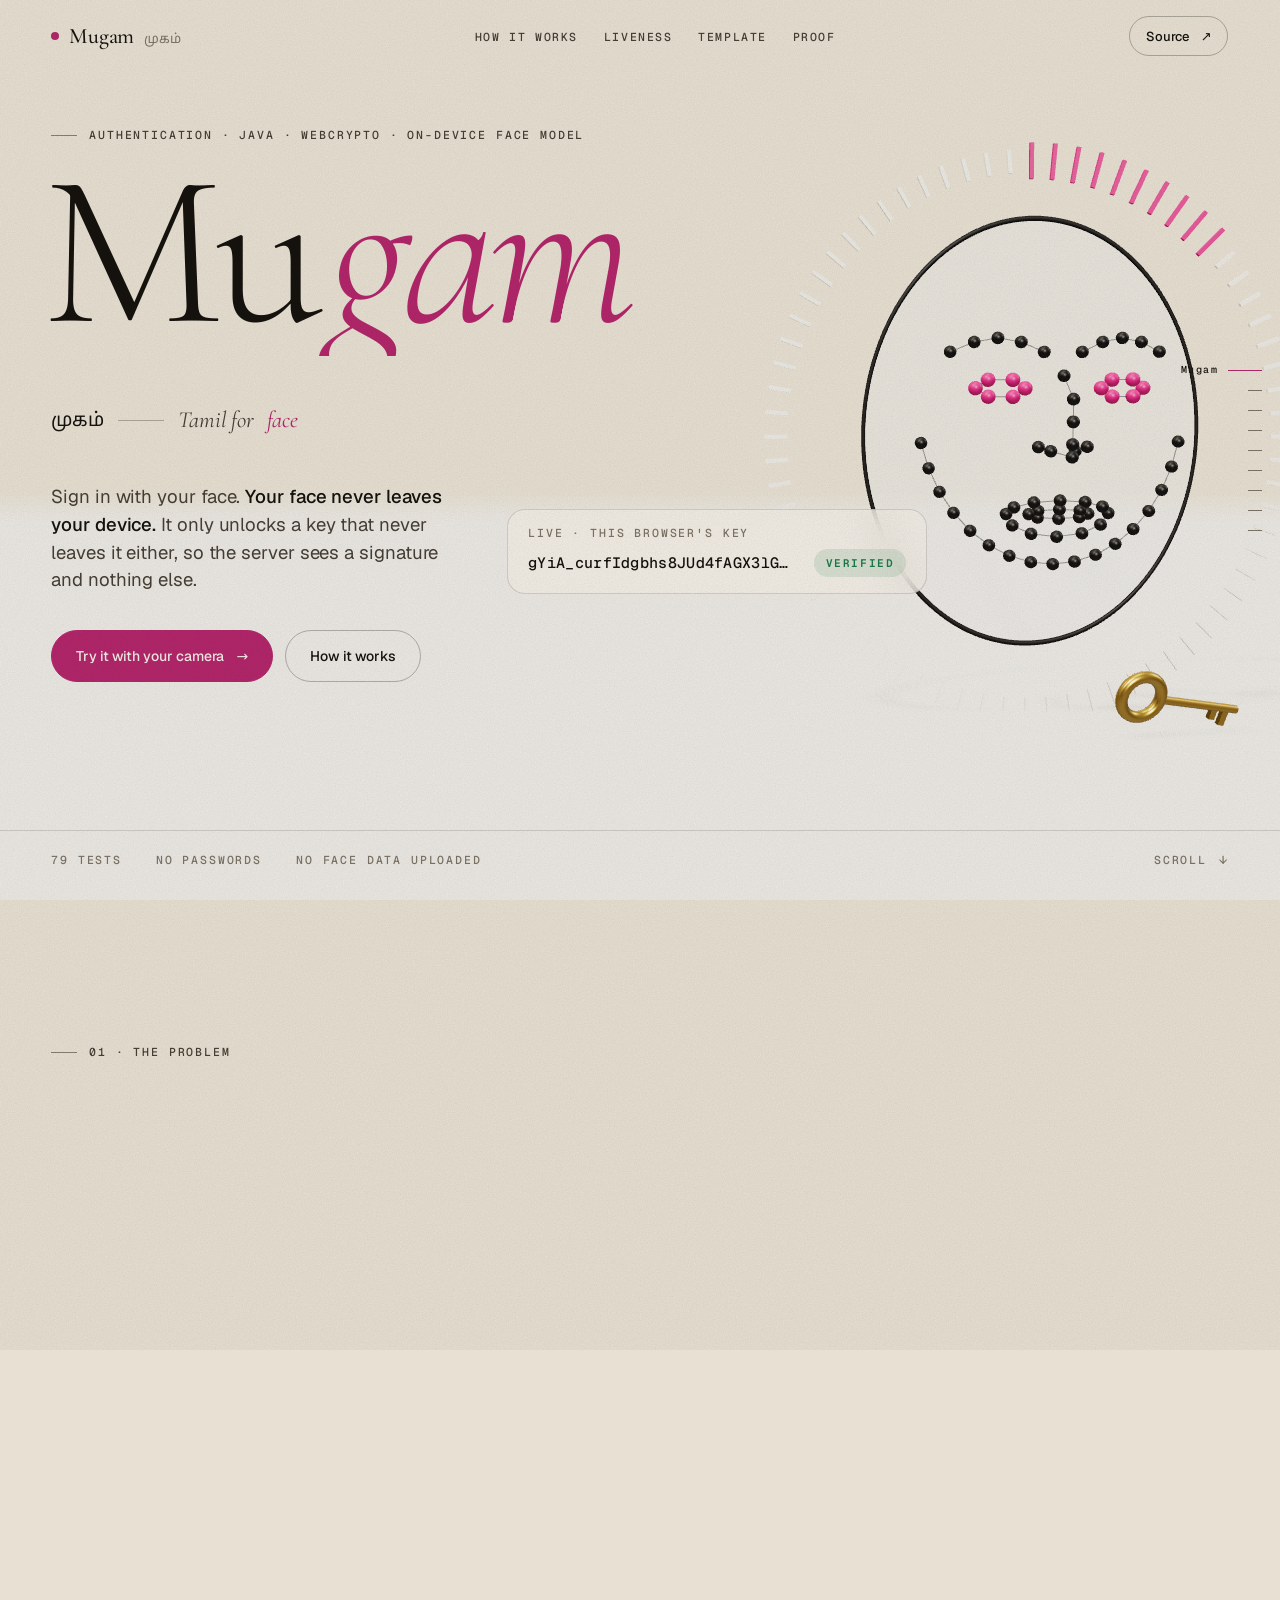
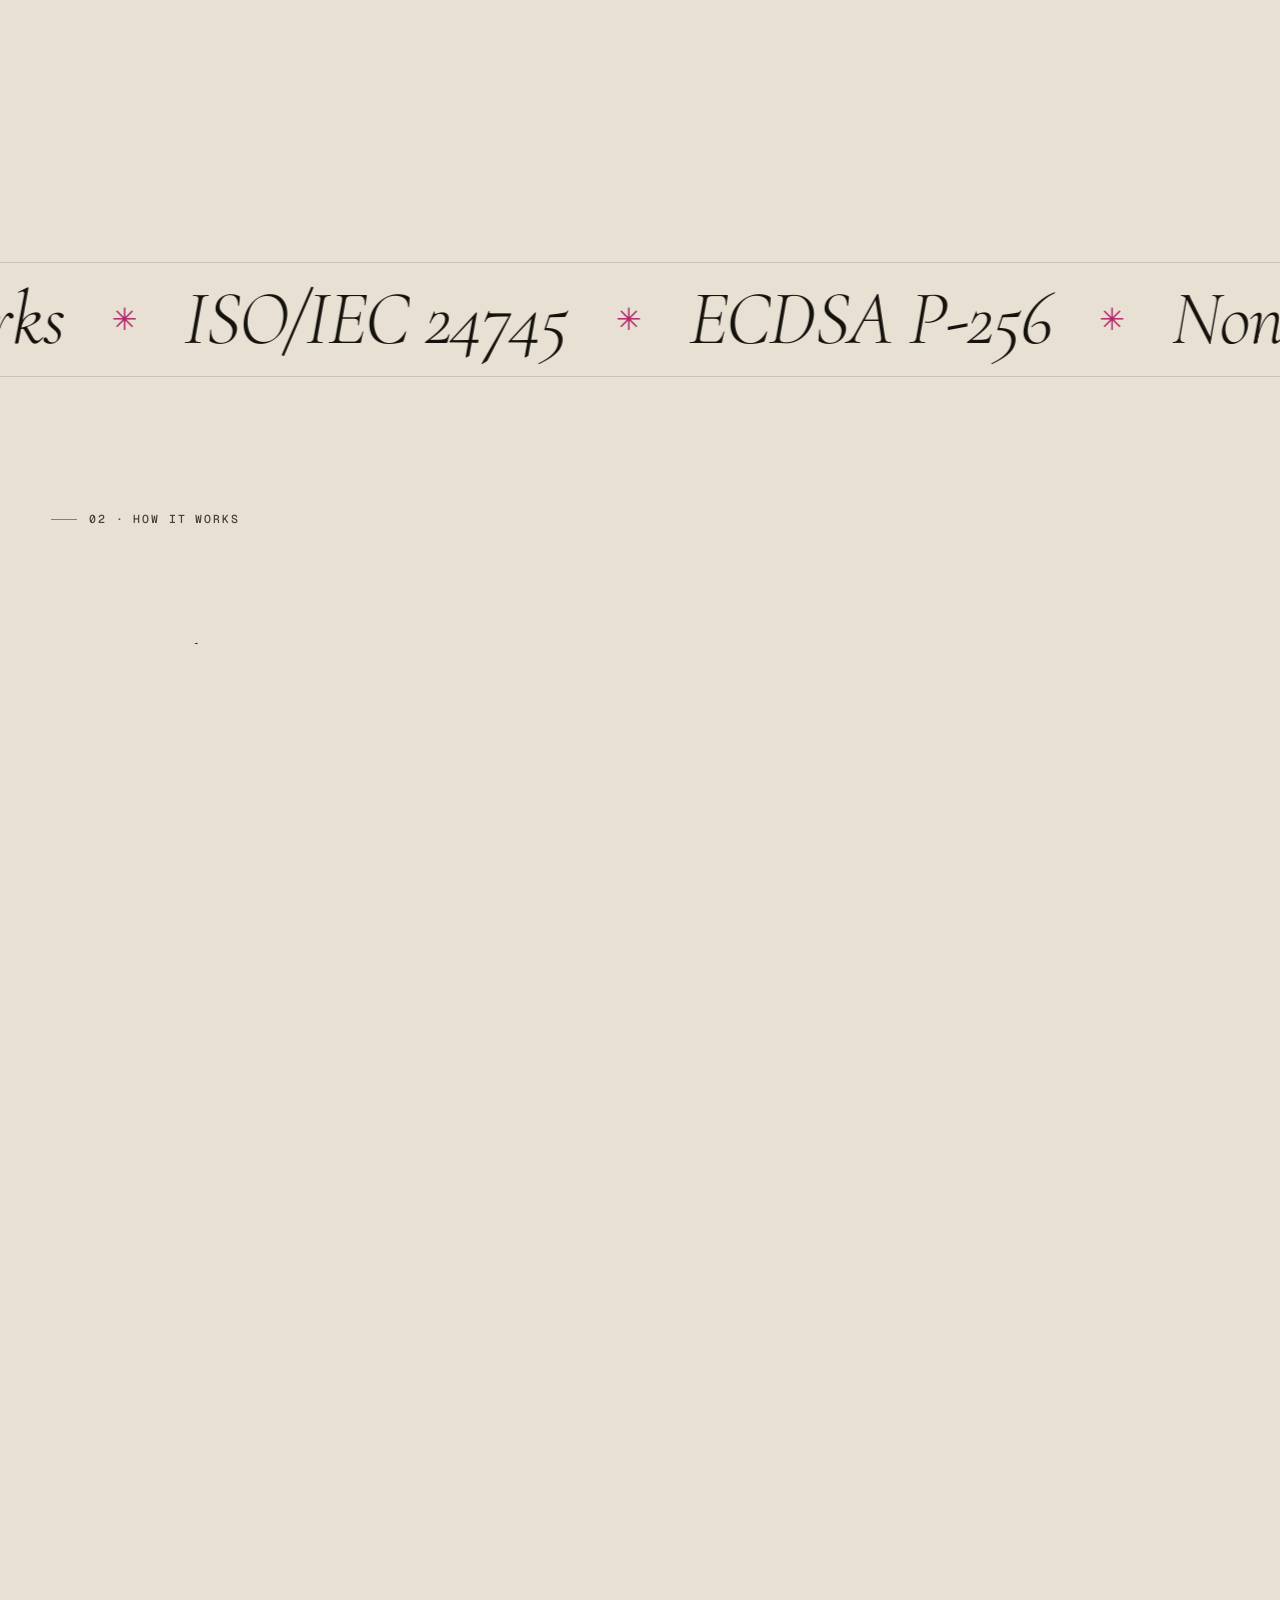
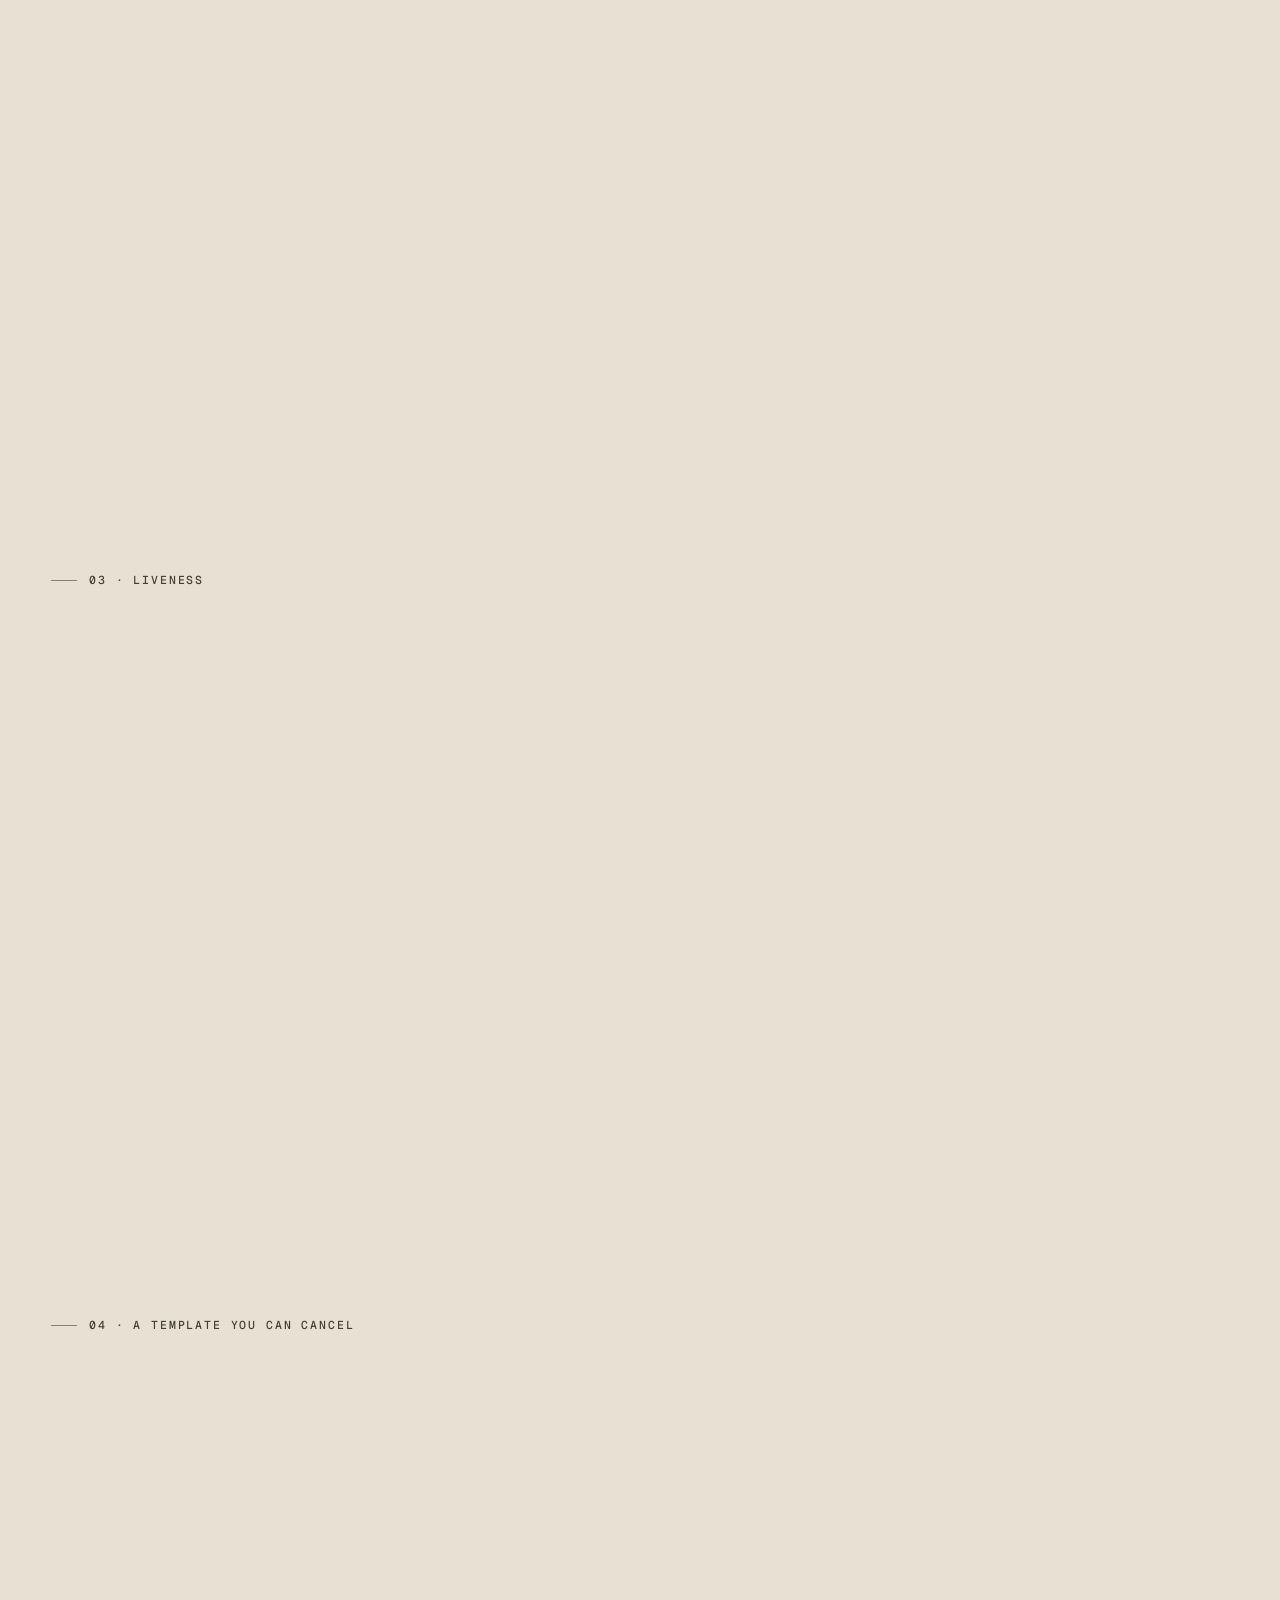
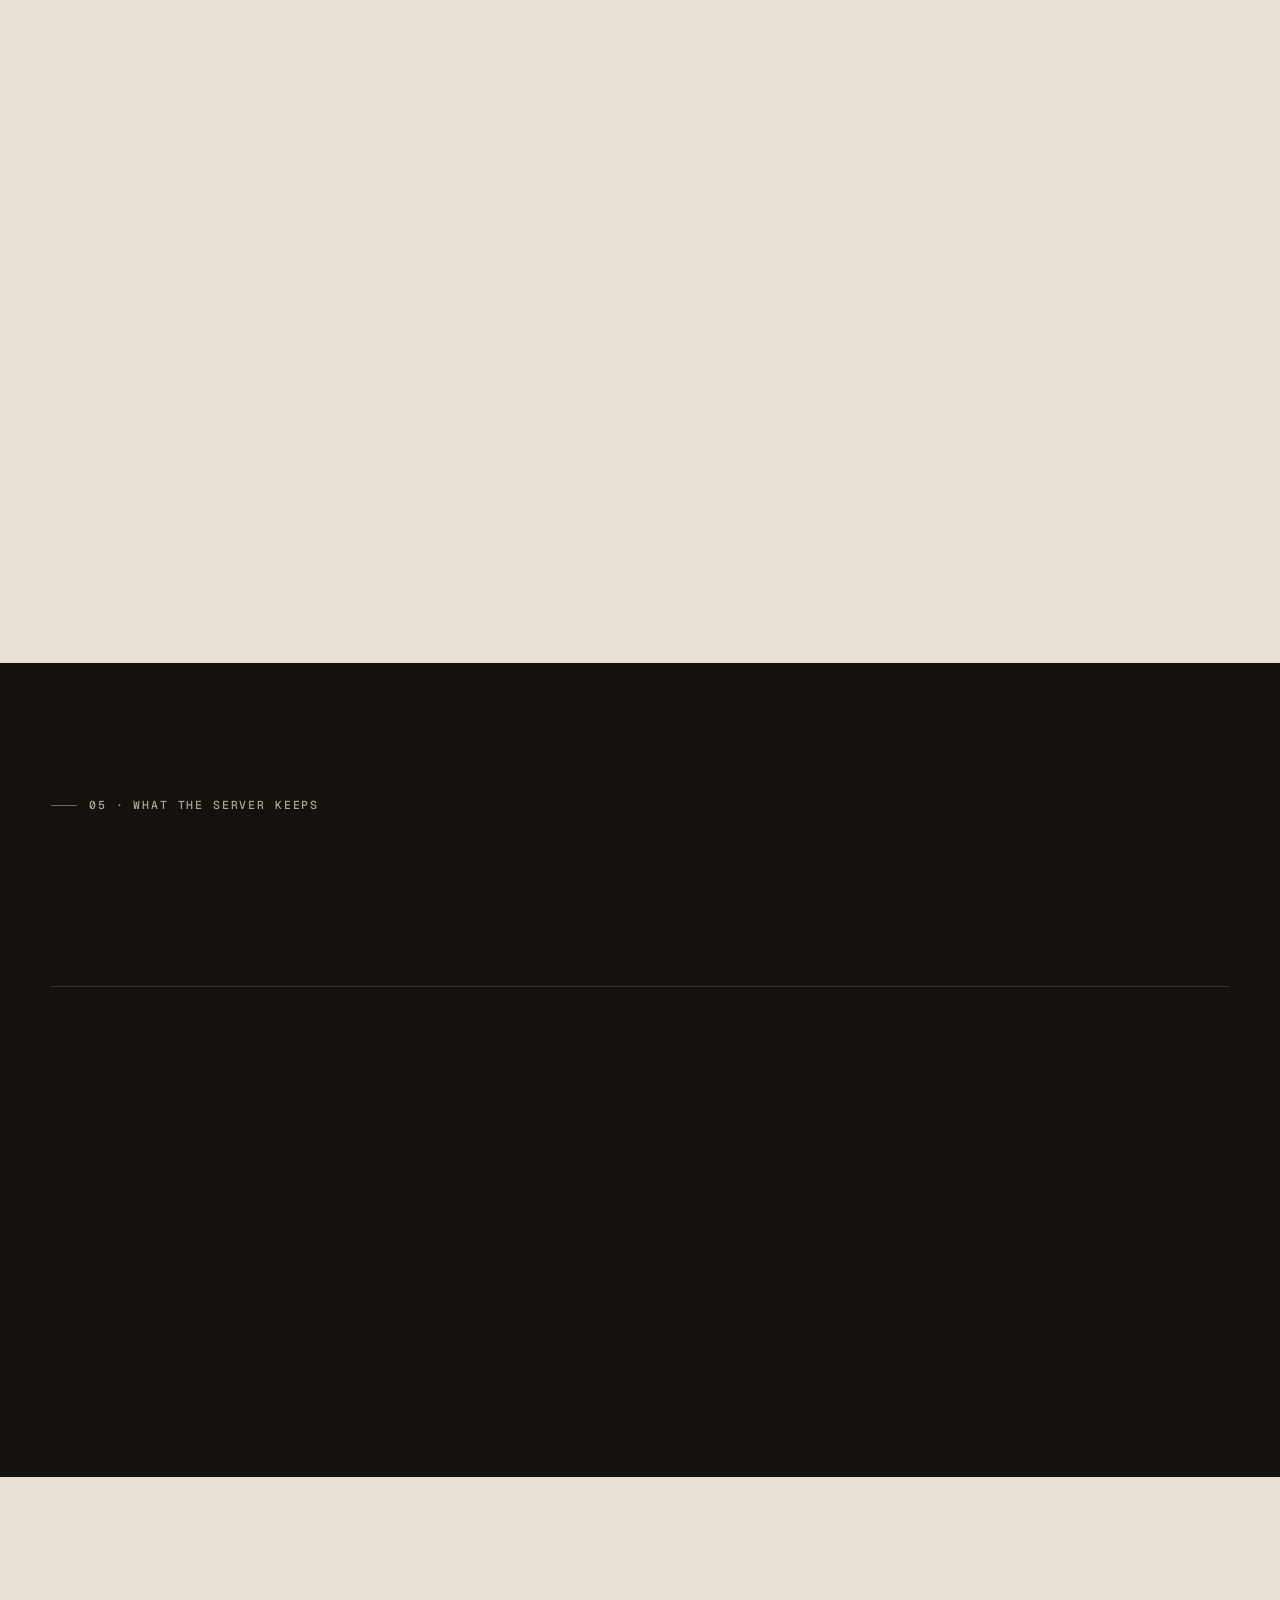
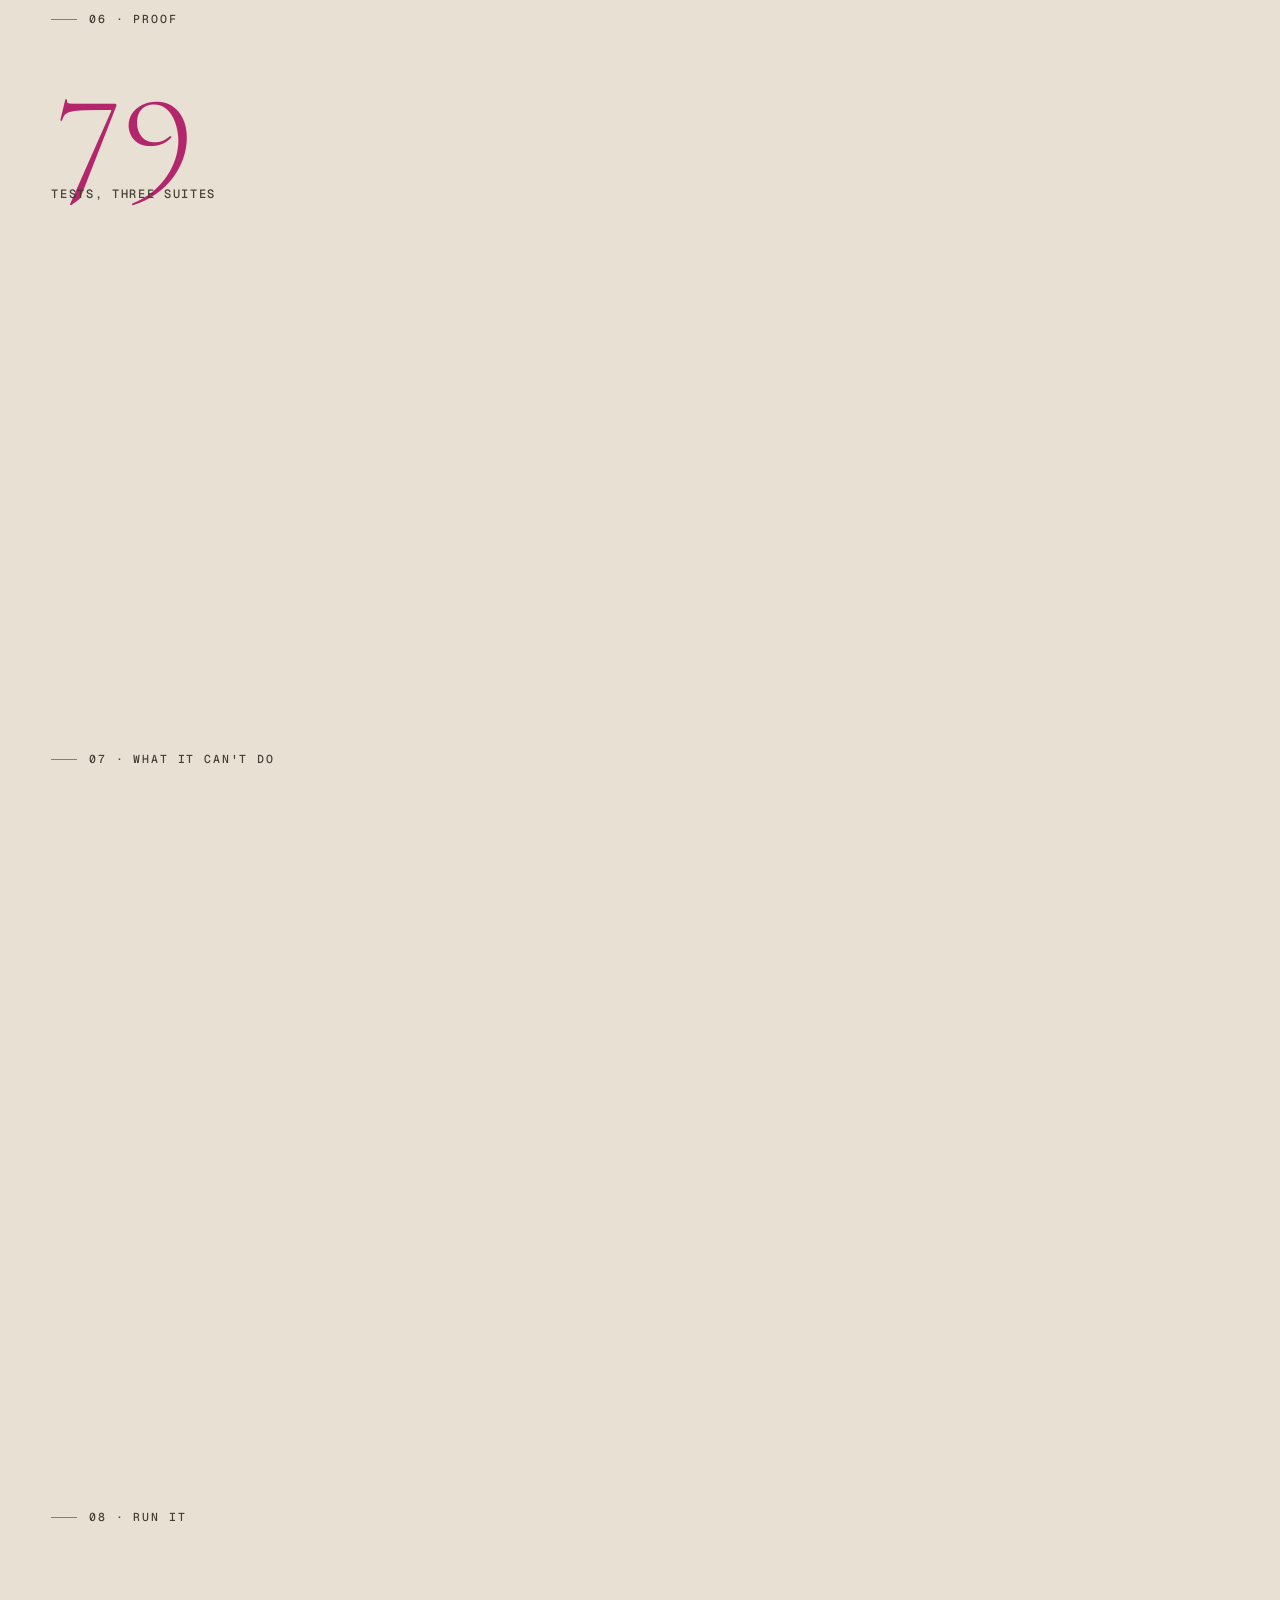
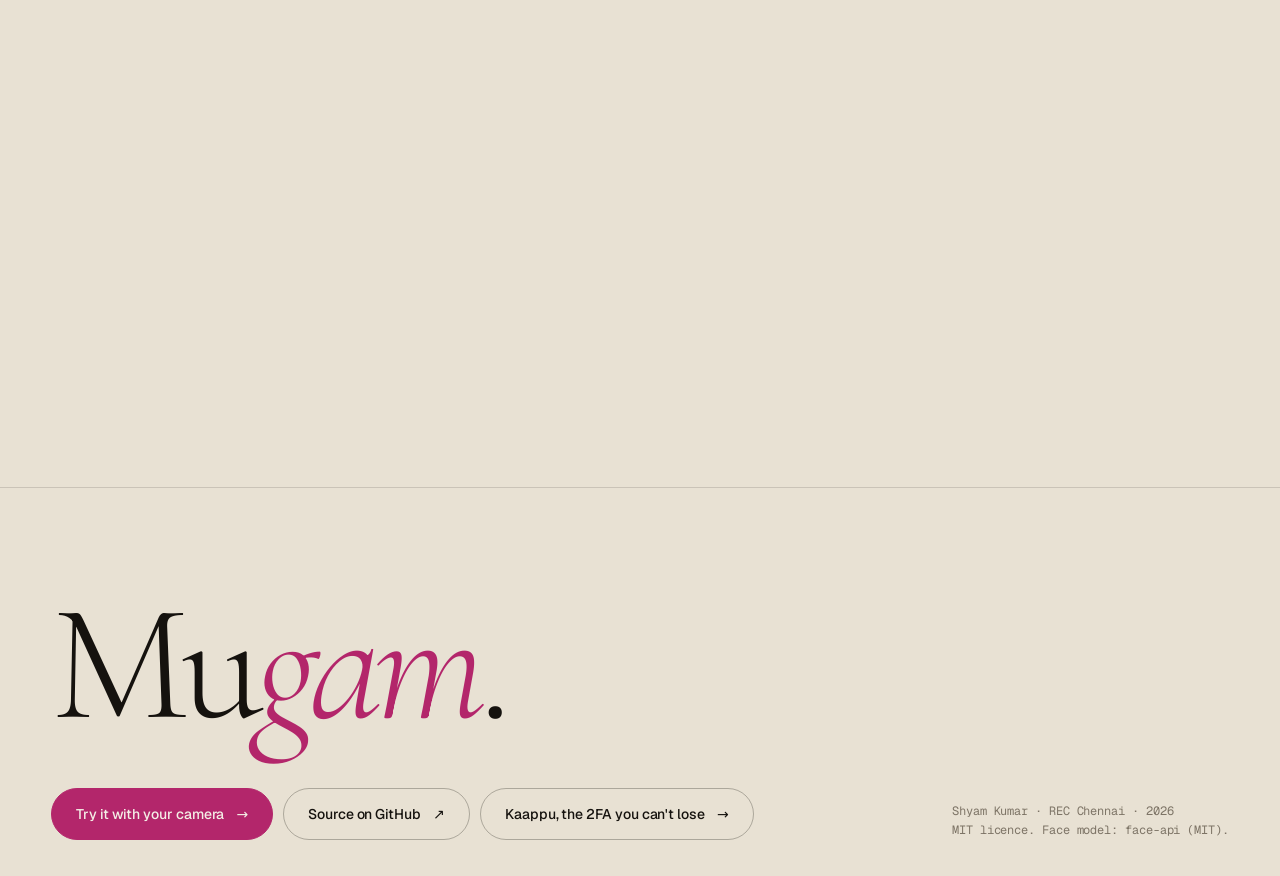
<file: docs/index.html>
<!doctype html>
<html lang="en">
<head>
<meta charset="utf-8">
<meta name="viewport" content="width=device-width, initial-scale=1">
<title>Mugam · sign in with your face, keep your face</title>
<meta name="description" content="Mugam (முகம், Tamil for face) is a face sign-in for websites. The face check runs on your device and only unlocks a key that never leaves it. The server sees a signature, never a face.">
<meta name="theme-color" content="#e8e1d3">
<meta property="og:title" content="Mugam · sign in with your face, keep your face">
<meta property="og:description" content="Face sign-in where the face never leaves the device. Java server, WebCrypto keys, liveness, cancelable templates. By Shyam Kumar.">
<meta property="og:image" content="https://shyamvasansathiskumar-ux.github.io/mugam/og.png">
<meta property="og:url" content="https://shyamvasansathiskumar-ux.github.io/mugam/">
<meta property="og:type" content="website">
<meta name="twitter:card" content="summary_large_image">
<link rel="canonical" href="https://shyamvasansathiskumar-ux.github.io/mugam/">
<meta http-equiv="Content-Security-Policy" content="default-src 'self'; script-src 'self'; style-src 'self'; img-src 'self' data: blob:; font-src 'self'; connect-src 'self'; object-src 'none'; base-uri 'none'; form-action 'none'">
<meta name="referrer" content="no-referrer">
<link rel="icon" href="icon.svg" type="image/svg+xml">
<link rel="preload" href="cormorant.woff2" as="font" type="font/woff2" crossorigin>
<link rel="preload" href="geist.woff2" as="font" type="font/woff2" crossorigin>
<link rel="stylesheet" href="base.css">
<link rel="stylesheet" href="site.css">
<script src="boot.js"></script>
</head>
<body>
<div class="loader" aria-hidden="true">
  <div class="who"><span class="label bare">Mugam · முகம்</span><span class="label bare">Shyam Kumar</span></div>
  <div class="mid"><div class="bar"><i></i></div><div class="meta"><span class="label bare">Loading</span><span class="label bare pct"><b>00</b>%</span></div></div>
</div>
<canvas id="world" aria-hidden="true"></canvas>
<ol class="rail" aria-label="Chapters"></ol>

<header class="nav">
  <div class="wrap">
    <a class="brand" href="#top"><span class="dot"></span>Mugam <span class="tamil">முகம்</span></a>
    <ul>
      <li><a href="#how">How it works</a></li>
      <li><a href="#liveness">Liveness</a></li>
      <li><a href="#template">Template</a></li>
      <li><a href="#proof">Proof</a></li>
    </ul>
    <a class="btn sm ghost" href="https://github.com/shyamvasansathiskumar-ux/mugam" target="_blank" rel="noopener">Source <span class="arr">↗</span></a>
  </div>
</header>

<main id="top">
  <!-- 00 · hero -->
  <section class="hero" id="hero" data-stage="0" data-chapter="Mugam">
    <div class="wrap hero-in">
      <p class="label" data-intro>Authentication · Java · WebCrypto · on-device face model</p>
      <h1 class="display hero-title" data-intro-split>Mu<em>gam</em></h1>
      <p class="hero-tamil" data-intro><span class="tamil">முகம்</span> <span class="sep"></span> Tamil for <em>face</em></p>
      <div class="hero-foot">
        <p class="lede" data-intro>Sign in with your face. <strong>Your face never leaves your device.</strong> It only unlocks a key that never leaves it either, so the server sees a signature and nothing else.</p>
        <div class="hero-sig card" data-intro aria-live="off">
          <span class="label bare">Live · this browser's key</span>
          <b class="mono" id="heroSig">signing…</b>
          <span class="pill ok" id="heroOk">–</span>
        </div>
      </div>
      <div class="hero-cta" data-intro>
        <a class="btn acc" href="try.html">Try it with your camera <span class="arr">→</span></a>
        <a class="btn ghost" href="#how">How it works</a>
      </div>
    </div>
    <div class="wrap hero-meta" data-intro>
      <span class="label bare">79 tests</span><span class="label bare">No passwords</span><span class="label bare">No face data uploaded</span><span class="label bare scroll-cue">Scroll</span>
    </div>
  </section>

  <!-- 01 · the problem -->
  <section id="problem" data-stage="1" data-chapter="The problem">
    <div class="wrap grid">
      <div class="col-l">
        <p class="label" data-scramble>01 · The problem</p>
      </div>
      <div class="col-r stack">
        <h2 class="h1" data-split>You can change a password. <em>Not your face.</em></h2>
        <p class="body big" data-rise>Most face logins send a picture or a face template to a server and compare it there. That server becomes the most valuable thing to steal, and a leaked face can't be reset.</p>
        <div class="trio" data-stagger>
          <div class="card t"><span class="n">i.</span><h3 class="h3">Leaks are forever</h3><p>A stolen password is changed in a minute. A stolen face template is yours for life.</p></div>
          <div class="card t"><span class="n">ii.</span><h3 class="h3">Photos fool cheap checks</h3><p>A printed photo or a phone screen held to a webcam passes a lazy face match.</p></div>
          <div class="card t acc"><span class="n">iii.</span><h3 class="h3">Mugam keeps it home</h3><p>The face is checked on the device. The server only ever sees a signature from a key it can't export.</p></div>
        </div>
      </div>
    </div>
  </section>

  <div class="marquee" aria-hidden="true"><div class="track" data-speed="44"><span>ECDSA P-256</span><span>Non-extractable keys</span><span>AES-GCM</span><span>PBKDF2 · 210,000</span><span>HMAC chain</span><span>68 landmarks</span><span>ISO/IEC 24745</span></div></div>

  <!-- 02 · how (pinned horizontal) -->
  <section id="how" class="how" data-stage="2" data-chapter="Four moves">
    <div class="wrap how-head">
      <p class="label" data-scramble>02 · How it works</p>
      <h2 class="h1" data-split>Look, move, match, <em>sign.</em></h2>
      <p class="body" data-rise>The last card is running for real: this page made a P-256 key in your browser that cannot be exported, and it signs a fresh challenge every few seconds.</p>
    </div>
    <div class="hscroll" id="hscroll">
      <div class="cards" id="cards">
        <article class="step card">
          <header><span class="num">1</span><span class="label bare">Look</span></header>
          <h3 class="h3">The camera frame stays in memory.</h3>
          <div class="live"><div class="kv"><span>face found</span><b class="mono">tiny face detector</b></div><div class="kv"><span>points</span><b class="mono hl">68 landmarks</b></div><div class="kv"><span>template</span><b class="mono">128 numbers</b></div></div>
          <p class="fine">A face model turns the frame into 128 numbers. The frame itself is dropped. Nothing is drawn to disk or sent anywhere.</p>
        </article>
        <article class="step card">
          <header><span class="num">2</span><span class="label bare">Move</span></header>
          <h3 class="h3">Two random moves prove you're there.</h3>
          <div class="live"><div class="moves" id="moves"></div></div>
          <p class="fine">Two of <em>turn left</em>, <em>turn right</em> and <em>blink</em>, in a random order, a few seconds each, one face only. A photo can't follow orders it hasn't seen.</p>
        </article>
        <article class="step card">
          <header><span class="num">3</span><span class="label bare">Match</span></header>
          <h3 class="h3">Compare with the template on this device.</h3>
          <div class="live"><div class="kv"><span>distance</span><b class="mono" id="dist">0.31</b></div><div class="kv"><span>threshold</span><b class="mono hl">&lt; 0.50</b></div><div class="bar"><i id="distBar"></i></div></div>
          <p class="fine">Every capture must match. The stored template is rotated by a secret and encrypted with a key the browser won't export.</p>
        </article>
        <article class="step card final">
          <header><span class="num">4</span><span class="label bare">Sign</span></header>
          <h3 class="h3">Unlock the key. Sign the challenge.</h3>
          <div class="live">
            <div class="kv"><span>challenge</span><b class="mono" id="chal">–</b></div>
            <div class="kv"><span>signature</span><b class="mono" id="sig">–</b></div>
            <div class="kv"><span>verified</span><b class="mono hl" id="ver">–</b></div>
          </div>
          <p class="fine">The challenge is used once, expires in two minutes and is bound to this site's address, so a look-alike site can't replay it.</p>
        </article>
      </div>
    </div>
  </section>

  <!-- 03 · liveness -->
  <section id="liveness" data-stage="3" data-chapter="Liveness">
    <div class="wrap grid">
      <div class="col-l stack">
        <p class="label" data-scramble>03 · Liveness</p>
        <h2 class="h2" data-split>A photo can't <em>turn its head.</em></h2>
        <p class="body" data-rise>Turning is measured from where the nose sits between the eyes. A blink is the <em>eye aspect ratio</em>, from Soukupová and Čech (2016): the eye's height over its width, which drops to almost nothing when the lid closes.</p>
        <p class="body" data-rise>The face must stay one face, in one place. If a second face appears, or the face jumps across the frame the way a swapped photo does, the scan fails.</p>
      </div>
      <div class="col-r">
        <div class="tool card formula" data-rise>
          <span class="label bare">Eye aspect ratio</span>
          <p class="eq mono">EAR = (|p2 − p6| + |p3 − p5|) / (2 · |p1 − p4|)</p>
          <div class="ear">
            <svg viewBox="0 0 220 90" aria-hidden="true"><ellipse id="eyeShape" cx="110" cy="45" rx="80" ry="26"/><circle cx="30" cy="45" r="4"/><circle cx="190" cy="45" r="4"/></svg>
            <div class="kv"><span>EAR now</span><b class="mono hl" id="earVal">0.30</b></div>
            <div class="kv"><span>counts as a blink below</span><b class="mono">0.21</b></div>
          </div>
          <p class="fine">End-to-end test: a still photo of the enrolled face, played through a fake camera, never signs in.</p>
        </div>
      </div>
    </div>
  </section>

  <!-- 04 · cancelable template -->
  <section id="template" data-stage="4" data-chapter="Template">
    <div class="wrap">
      <div class="shares-head">
        <p class="label" data-scramble>04 · A template you can cancel</p>
        <h2 class="h1" data-split>Leak it. Cancel it. <em>Same face, new numbers.</em></h2>
      </div>
      <div class="grid shares-body">
        <div class="col-l stack">
          <p class="body" data-rise>Mugam never stores the 128 numbers as they come out of the model. It multiplies them by a secret random rotation first. A rotation keeps every distance the same, so matching still works, but the stored numbers look nothing like the original.</p>
          <p class="body" data-rise>Set your face up again and you get a new rotation. The old template stops matching anything, which is the "renewability" goal of ISO/IEC 24745.</p>
        </div>
        <div class="col-r">
          <div class="tool card" data-rise>
            <div class="rot-row"><span class="label bare">Two captures of one face</span><button class="btn sm" id="reroll">New rotation</button></div>
            <div class="vecs" id="vecs"></div>
            <div class="kv"><span>distance before rotation</span><b class="mono" id="d0">–</b></div>
            <div class="kv"><span>distance after rotation</span><b class="mono hl" id="d1">–</b></div>
            <p class="fine">Eight numbers stand in for 128 here. The rotation is built the same way as in Mugam: a seeded random matrix made orthonormal with Gram–Schmidt.</p>
          </div>
        </div>
      </div>
    </div>
  </section>

  <!-- 05 · what the server keeps -->
  <section id="server" class="ink-band" data-stage="5" data-chapter="The server">
    <div class="wrap">
      <div class="vault-head">
        <p class="label" data-scramble>05 · What the server keeps</p>
        <h2 class="h1" data-split>Nothing worth <em>stealing.</em></h2>
      </div>
      <div class="vault-grid" data-stagger>
        <div class="v"><b class="mono">Public keys only</b><p>Each device's P-256 public key. A copy of the database signs nothing.</p></div>
        <div class="v"><b class="mono">Recovery codes, hashed</b><p>Ten one-time codes, about 60 bits each, stored as PBKDF2 hashes with 210,000 rounds.</p></div>
        <div class="v"><b class="mono">A keyed log</b><p>Every sign-in, failure and new device in an HMAC chain. An edited or cut-off log shows as broken.</p></div>
        <div class="v"><b class="mono">No names in the log</b><p>Events are filed under a keyed pseudonym of the account, so a reused username never sees old history.</p></div>
        <div class="v"><b class="mono">No lockout without a secret</b><p>Failed sign-ins are logged but never lock the owner out. Only wrong recovery codes count.</p></div>
        <div class="v"><b class="mono">A 24-hour hold</b><p>A device added with a recovery code can't remove your other devices for a day. A stolen code can't take over at once.</p></div>
      </div>
    </div>
  </section>

  <!-- 06 · proof -->
  <section id="proof" data-stage="6" data-chapter="Proof">
    <div class="wrap grid">
      <div class="col-l stack">
        <p class="label" data-scramble>06 · Proof</p>
        <div class="tally"><b data-count="79">79</b><span>tests, three suites</span></div>
        <p class="body" data-rise>46 Java tests drive the protocol, the attacks and the HTTP layer. 13 Node tests check the maths. 20 run a real browser against the real server, with a fake camera showing a still photo.</p>
      </div>
      <div class="col-r">
        <div class="vectors card" data-rise>
          <table>
            <thead><tr><th>Attack</th><th>What stops it</th><th>Suite</th></tr></thead>
            <tbody>
              <tr><td>Printed photo, phone screen</td><td>Two random moves, one face, no jumps</td><td class="p">browser</td></tr>
              <tr><td>Replay a captured sign-in</td><td>One-use challenge, 2-minute expiry</td><td class="p">Java</td></tr>
              <tr><td>Look-alike phishing site</td><td>Signature bound to this site's address</td><td class="p">Java</td></tr>
              <tr><td>Steal the database</td><td>Public keys and slow hashes only</td><td class="p">Java</td></tr>
              <tr><td>Steal the device template</td><td>Encrypted, rotated, cancelable</td><td class="p">Node</td></tr>
              <tr><td>Invalid-curve public key</td><td>Point checked on P-256</td><td class="p">Java</td></tr>
              <tr><td>Lock someone out</td><td>Only recovery codes count</td><td class="p">Java</td></tr>
              <tr><td>Take over with a stolen code</td><td>24-hour hold on the new device</td><td class="p">Java</td></tr>
              <tr><td>Cross-site request</td><td>Origin check, JSON only, SameSite cookie</td><td class="p">Java</td></tr>
              <tr><td>Steal the session with a script</td><td>HttpOnly cookie, strict CSP</td><td class="p">browser</td></tr>
              <tr><td>Edit the security log</td><td>Keyed chain, re-checked from disk</td><td class="p">Java</td></tr>
            </tbody>
          </table>
        </div>
      </div>
    </div>
  </section>

  <!-- 07 · limits -->
  <section id="limits" data-stage="7" data-chapter="Limits">
    <div class="wrap grid">
      <div class="col-l stack">
        <p class="label" data-scramble>07 · What it can't do</p>
        <h2 class="h2" data-split>Honest about <em>the edges.</em></h2>
      </div>
      <div class="col-r">
        <ol class="limits-list" data-stagger>
          <li><div><b>A webcam sees no depth.</b> Face ID uses an infrared dot projector. A skilled deepfake or a good mask could pass liveness, which is why the face only unlocks a key on your own device.</div></li>
          <li><div><b>Malware on the device wins.</b> Code inside a compromised browser could use the key without a face. Hardware passkeys are stronger; Mugam suits devices without built-in biometrics.</div></li>
          <li><div><b>Face models aren't equally accurate for everyone.</b> The match threshold is stricter than the model's default, and recovery codes mean nobody is locked out by the model.</div></li>
          <li><div><b>The Pages demo protects nothing.</b> Its "server" runs in your browser. Run the Java server for the real thing.</div></li>
        </ol>
      </div>
    </div>
  </section>

  <!-- 08 · run it -->
  <section id="run" data-stage="8" data-chapter="Run it">
    <div class="wrap grid">
      <div class="col-l stack">
        <p class="label" data-scramble>08 · Run it</p>
        <h2 class="h2" data-split>Plain Java. <em>No dependencies.</em></h2>
        <p class="body" data-rise>The server is the JDK's own HTTP server and crypto, nothing else. The face model runs in the browser. Needs JDK 21.</p>
        <div class="limits card" data-rise>
          <p class="label bare">Before a real deployment</p>
          <p>Put it behind HTTPS, keep the pepper file away from the data folder, and tell it which proxy to trust. SECURITY.md has the full threat model.</p>
        </div>
      </div>
      <div class="col-r">
<pre class="term" data-rise><span class="dim">$</span> bash scripts/test.sh        <span class="dim"># 46 Java + 13 Node</span>
<span class="dim">$</span> bash scripts/e2e.sh         <span class="dim"># 20 in a real browser</span>
<span class="dim">$</span> bash scripts/serve.sh 8080
Mugam on http://localhost:8080

<span class="dim">$</span> java -cp server/out mugam.Server \
    --origin https://login.example.in \
    --pepper /etc/mugam/pepper \
    --trusted-proxy 10.0.0.2</pre>
      </div>
    </div>
  </section>
</main>

<footer>
  <div class="wrap">
    <p class="big">Mu<em>gam</em>.</p>
    <div class="row">
      <div class="links">
        <a class="btn acc" href="try.html">Try it with your camera <span class="arr">→</span></a>
        <a class="btn ghost" href="https://github.com/shyamvasansathiskumar-ux/mugam" target="_blank" rel="noopener">Source on GitHub <span class="arr">↗</span></a>
        <a class="btn ghost" href="https://shyamvasansathiskumar-ux.github.io/kaappu/">Kaappu, the 2FA you can't lose <span class="arr">→</span></a>
      </div>
      <small>Shyam Kumar · REC Chennai · 2026<br>MIT licence. Face model: face-api (MIT).</small>
    </div>
  </div>
</footer>

<script src="gsap.min.js"></script>
<script src="ScrollTrigger.min.js"></script>
<script src="SplitText.min.js"></script>
<script src="ScrambleTextPlugin.min.js"></script>
<script src="lenis.min.js"></script>
<script src="motion.js"></script>
<script src="landing.js"></script>
<script type="module" src="scene.js"></script>
</body>
</html>
</file>
<file: docs/base.css>
/* Shared base for Shyam Kumar's project sites. Each site sets its accent in site.css. */
@font-face { font-family: "Cormorant Garamond"; src: url(cormorant.woff2) format("woff2"); font-weight: 300 700; font-style: normal; font-display: swap; }
@font-face { font-family: "Cormorant Garamond"; src: url(cormorant-italic.woff2) format("woff2"); font-weight: 300 700; font-style: italic; font-display: swap; }
@font-face { font-family: "Geist"; src: url(geist.woff2) format("woff2"); font-weight: 100 900; font-display: swap; }
@font-face { font-family: "Geist Mono"; src: url(geist-mono.woff2) format("woff2"); font-weight: 100 900; font-display: swap; }
@font-face { font-family: "Noto Sans Tamil"; src: url(tamil.woff2) format("woff2"); font-weight: 100 900; font-display: swap; unicode-range: U+0B80-0BFF, U+200C-200D, U+25CC; }

:root {
  --bg: #e8e1d3;          /* sand */
  --bg-2: #ddd4c2;        /* deeper sand, for bands */
  --paper: #f4efe6;       /* card face */
  --ink: #15120e;         /* warm near-black */
  --ink-2: #463f35;
  --mute: #7d7466;
  --line: rgba(21, 18, 14, .14);
  --line-2: rgba(21, 18, 14, .28);
  --acc: #2a3cf2;         /* overridden per site */
  --acc-ink: #f4efe6;     /* text on accent */
  --ok: #1d7a4a;
  --bad: #c63a22;

  --serif: "Cormorant Garamond", "Iowan Old Style", Georgia, serif;
  --sans: "Geist", ui-sans-serif, system-ui, -apple-system, "Segoe UI", sans-serif;
  --mono: "Geist Mono", ui-monospace, "SFMono-Regular", Menlo, monospace;
  --tamil: "Noto Sans Tamil", "Tamil Sangam MN", "Latha", sans-serif;

  --gut: clamp(20px, 4vw, 56px);
  --max: 1440px;
  --r: 20px;
  --ease: cubic-bezier(.16, 1, .3, 1);
  color-scheme: light;
}

*, *::before, *::after { box-sizing: border-box; }
html { -webkit-text-size-adjust: 100%; overflow-x: clip; }
html.lenis, html.lenis body { height: auto; }
.lenis.lenis-smooth { scroll-behavior: auto !important; }
.lenis.lenis-stopped { overflow: hidden; }
body {
  margin: 0; background: var(--bg); color: var(--ink);
  font: 400 16px/1.6 var(--sans); letter-spacing: -.005em;
  -webkit-font-smoothing: antialiased; text-rendering: optimizeLegibility;
  overflow-x: clip;
}
img, svg, canvas { display: block; max-width: 100%; }
[hidden] { display: none !important; }
a { color: inherit; }
button, input, select, textarea { font: inherit; color: inherit; }
::selection { background: var(--acc); color: var(--acc-ink); }
:focus-visible { outline: 2px solid var(--acc); outline-offset: 3px; border-radius: 6px; }

/* paper grain over everything */
body::after {
  content: ""; position: fixed; inset: -50%; z-index: 60; pointer-events: none; opacity: .09; mix-blend-mode: multiply;
  background-image: url("data:image/svg+xml,%3Csvg xmlns='http://www.w3.org/2000/svg' width='220' height='220'%3E%3Cfilter id='n'%3E%3CfeTurbulence type='fractalNoise' baseFrequency='.85' numOctaves='3' stitchTiles='stitch'/%3E%3CfeColorMatrix values='0 0 0 0 0  0 0 0 0 0  0 0 0 0 0  0 0 0 .9 0'/%3E%3C/filter%3E%3Crect width='100%25' height='100%25' filter='url(%23n)'/%3E%3C/svg%3E");
}

/* ---------- the 3D world sits behind the page ---------- */
#world { position: fixed; inset: 0; width: 100vw; height: 100lvh; z-index: 0; pointer-events: none; }
main, .nav, footer { position: relative; z-index: 2; }

/* ---------- type ---------- */
.display { font: 300 clamp(64px, 12.5vw, 228px)/.86 var(--serif); letter-spacing: -.035em; margin: 0; }
.h1 { font: 300 clamp(48px, 7.4vw, 128px)/.92 var(--serif); letter-spacing: -.03em; margin: 0; text-wrap: balance; }
.h2 { font: 300 clamp(38px, 5vw, 84px)/.98 var(--serif); letter-spacing: -.025em; margin: 0; text-wrap: balance; }
.h3 { font: 400 clamp(26px, 2.4vw, 38px)/1.08 var(--serif); letter-spacing: -.015em; margin: 0; text-wrap: balance; }
em, .it { font-style: italic; }
.display em, .h1 em, .h2 em, .h3 em { color: var(--acc); font-weight: 300; }
.label { font: 500 11.5px/1.3 var(--mono); letter-spacing: .16em; text-transform: uppercase; color: var(--ink-2); display: inline-flex; align-items: center; gap: 12px; margin: 0; }
.label::before { content: ""; width: 26px; height: 1px; background: currentColor; opacity: .6; }
.label.bare::before { display: none; }
.lede { font: 400 clamp(18px, 1.45vw, 22px)/1.5 var(--sans); color: var(--ink-2); max-width: 36ch; margin: 0; text-wrap: pretty; }
.lede strong { color: var(--ink); font-weight: 500; }
.body { color: var(--ink-2); max-width: 62ch; margin: 0; text-wrap: pretty; }
.body + .body { margin-top: 1em; }
.tamil { font-family: var(--tamil); font-weight: 400; letter-spacing: 0; }
.mono { font-family: var(--mono); }
code { font: 450 .92em var(--mono); background: rgba(21, 18, 14, .07); padding: .1em .38em; border-radius: 6px; }
.split-line { overflow: clip; padding-bottom: .08em; margin-bottom: -.08em; }

/* ---------- layout ---------- */
.wrap { width: 100%; max-width: var(--max); margin: 0 auto; padding-inline: var(--gut); }
section { position: relative; padding-block: clamp(96px, 15vh, 190px); }
.grid { display: grid; grid-template-columns: repeat(12, minmax(0, 1fr)); column-gap: clamp(16px, 2vw, 32px); }
.grid > * { min-width: 0; }
.stack { display: flex; flex-direction: column; gap: 22px; }

/* ---------- nav ---------- */
.nav { position: fixed; top: 0; left: 0; right: 0; z-index: 40; transition: transform .6s var(--ease), background .4s; }
.nav .wrap { display: flex; align-items: center; justify-content: space-between; height: 72px; gap: 24px; }
.nav.scrolled { background: color-mix(in srgb, var(--bg) 72%, transparent); backdrop-filter: blur(14px) saturate(1.2); -webkit-backdrop-filter: blur(14px) saturate(1.2); border-bottom: 1px solid var(--line); }
.nav.hide { transform: translateY(-100%); }
.brand { display: flex; align-items: baseline; gap: 10px; text-decoration: none; font: 500 22px/1 var(--serif); letter-spacing: -.01em; }
.brand .tamil { font-size: 13px; color: var(--mute); }
.brand .dot { width: 8px; height: 8px; border-radius: 50%; background: var(--acc); align-self: center; }
.nav ul { display: flex; gap: clamp(14px, 2vw, 30px); list-style: none; margin: 0; padding: 0; }
.nav ul a { font: 500 11.5px/1 var(--mono); letter-spacing: .14em; text-transform: uppercase; text-decoration: none; color: var(--ink-2); position: relative; padding: 6px 0; }
.nav ul a::after { content: ""; position: absolute; left: 0; right: 0; bottom: 0; height: 1px; background: var(--ink); transform: scaleX(0); transform-origin: right; transition: transform .5s var(--ease); }
.nav ul a:hover { color: var(--ink); }
.nav ul a:hover::after { transform: scaleX(1); transform-origin: left; }
@media (max-width: 860px) { .nav ul { display: none; } }

/* ---------- buttons ---------- */
.btn { --b: var(--ink); --t: var(--bg); display: inline-flex; align-items: center; gap: 12px; height: 52px; padding: 0 24px; border-radius: 999px;
  background: var(--b); color: var(--t); border: 1px solid var(--b); text-decoration: none; cursor: pointer;
  font: 500 14px/1 var(--sans); letter-spacing: -.005em; position: relative; overflow: hidden; isolation: isolate; will-change: transform; }
.btn::before { content: ""; position: absolute; inset: 0; background: var(--acc); border-radius: inherit; transform: translateY(101%); transition: transform .55s var(--ease); z-index: -1; }
.btn:hover::before { transform: none; }
.btn:hover { color: var(--acc-ink); border-color: var(--acc); }
.btn.ghost { --b: transparent; --t: var(--ink); border-color: var(--line-2); }
.btn.acc { --b: var(--acc); --t: var(--acc-ink); }
.btn.acc::before { background: var(--ink); }
.btn.acc:hover { border-color: var(--ink); color: var(--bg); }
.btn .arr { transition: transform .5s var(--ease); }
.btn:hover .arr { transform: translateX(4px); }
.btn.sm { height: 40px; padding: 0 16px; font-size: 13px; }
.btn[disabled] { opacity: .45; cursor: not-allowed; }

/* ---------- surfaces ---------- */
.card { background: color-mix(in srgb, var(--paper) 74%, transparent); border: 1px solid var(--line); border-radius: var(--r);
  backdrop-filter: blur(16px) saturate(1.15); -webkit-backdrop-filter: blur(16px) saturate(1.15); }
.ink-band { background: var(--ink); color: var(--bg); }
.ink-band .label { color: rgba(232, 225, 211, .7); }
.ink-band .body, .ink-band .lede { color: rgba(232, 225, 211, .76); }
.term { background: var(--ink); color: #e9e2d4; border-radius: 16px; font: 400 13.5px/1.7 var(--mono); padding: 22px 24px; overflow-x: auto; white-space: pre; tab-size: 2; }
.term .dim { color: #8f8677; }
.term .acc { color: var(--acc-on-ink, #9aa6ff); }
.term .ok { color: #8fd3a7; }
.term .bad { color: #ff8a70; }
.pill { display: inline-flex; align-items: center; height: 28px; padding: 0 12px; border-radius: 999px; font: 600 11px/1 var(--mono); letter-spacing: .14em; text-transform: uppercase; }
.pill.ok { background: rgba(29, 122, 74, .12); color: var(--ok); }
.pill.bad { background: var(--bad); color: #fff4ee; }
.pill.ask { background: rgba(21, 18, 14, .08); color: var(--ink); }

/* ---------- preloader: the model, small and centred, with a bar ---------- */
.loader { position: fixed; inset: 0; z-index: 100; background: var(--bg); pointer-events: none; transition: background-color .6s ease; }
.loader.model { background-color: transparent; }            /* the 3D canvas behind now shows the model */
.loader .who { position: absolute; top: var(--gut); left: var(--gut); right: var(--gut); display: flex; justify-content: space-between; }
.loader .mid { position: absolute; left: 50%; top: 50%; width: min(240px, 60vw); transform: translate(-50%, 21vmin); display: grid; gap: 12px; }
.loader .bar { height: 2px; background: color-mix(in srgb, var(--ink) 14%, transparent); overflow: hidden; border-radius: 2px; }
.loader .bar i { display: block; width: 100%; height: 100%; background: var(--ink); transition: none; transform: scaleX(0); transform-origin: left center; will-change: transform; }
.loader .meta { display: flex; justify-content: space-between; align-items: baseline; }
.loader .pct { font-variant-numeric: tabular-nums; }
.loader:not(.model) .mid::before { content: ""; position: absolute; left: 50%; bottom: calc(100% + 13vmin); width: 10px; height: 10px; margin-left: -5px; border-radius: 50%; background: var(--ink); opacity: .5; animation: ldot 1.1s ease-in-out infinite; }
@keyframes ldot { 50% { transform: scale(.4); opacity: .15; } }
html.is-loading .nav, html.is-loading main, html.is-loading .rail, html.is-loading footer { visibility: hidden; }
html:not(.js) .loader { display: none; }
@media (prefers-reduced-motion: reduce) { .loader { display: none; } }

/* ---------- side rail ---------- */
.rail { position: fixed; right: 18px; top: 50%; transform: translateY(-50%); z-index: 30; display: flex; flex-direction: column; gap: 10px; list-style: none; margin: 0; padding: 0; }
.rail a { display: flex; align-items: center; justify-content: flex-end; gap: 10px; text-decoration: none; font: 500 10px/1 var(--mono); letter-spacing: .14em; color: var(--mute); }
.rail a i { width: 14px; height: 1px; background: currentColor; transition: width .5s var(--ease); }
.rail a span { opacity: 0; transform: translateX(6px); transition: .4s var(--ease); }
.rail a.on { color: var(--ink); }
.rail a.on i { width: 34px; background: var(--acc); }
.rail a.on span, .rail a:hover span { opacity: 1; transform: none; }
@media (max-width: 1100px) { .rail { display: none; } }

/* ---------- marquee ---------- */
.marquee { overflow: hidden; border-block: 1px solid var(--line); padding-block: 18px; white-space: nowrap; position: relative; z-index: 2; }
.marquee .track { display: inline-flex; gap: 48px; will-change: transform; }
.marquee span { font: 300 italic clamp(40px, 6vw, 96px)/1 var(--serif); letter-spacing: -.02em; display: inline-flex; align-items: center; gap: 48px; }
.marquee span::after { content: "✳"; font: 400 .4em var(--sans); color: var(--acc); font-style: normal; }

/* ---------- cursor ---------- */
.cursor { position: fixed; left: 0; top: 0; z-index: 90; pointer-events: none; width: 10px; height: 10px; margin: -5px 0 0 -5px; border-radius: 50%; background: var(--ink);
  transition: width .35s var(--ease), height .35s var(--ease), margin .35s var(--ease), background .35s; mix-blend-mode: multiply; opacity: 0; }
.cursor.on { opacity: 1; }
.cursor.hot { width: 54px; height: 54px; margin: -27px 0 0 -27px; background: color-mix(in srgb, var(--acc) 30%, transparent); }
@media (hover: none), (pointer: coarse) { .cursor { display: none; } }

/* ---------- forms ---------- */
.field { display: flex; flex-direction: column; gap: 8px; }
.field > span { font: 500 11px/1 var(--mono); letter-spacing: .14em; text-transform: uppercase; color: var(--mute); }
.input { height: 50px; padding: 0 16px; border-radius: 12px; border: 1px solid var(--line-2); background: rgba(244, 239, 230, .7); font: 400 15px var(--mono); width: 100%; min-width: 0; }
textarea.input { height: auto; padding: 14px 16px; line-height: 1.5; resize: vertical; }
.input:focus { outline: none; border-color: var(--acc); box-shadow: 0 0 0 4px color-mix(in srgb, var(--acc) 18%, transparent); }

/* ---------- footer ---------- */
footer { padding: clamp(80px, 12vh, 140px) 0 36px; border-top: 1px solid var(--line); background: var(--bg); }
footer .big { font: 300 clamp(56px, 13vw, 220px)/.82 var(--serif); letter-spacing: -.045em; margin: 0 0 56px; }
footer .big em { color: var(--acc); }
footer .row { display: flex; flex-wrap: wrap; justify-content: space-between; gap: 24px; align-items: end; }
footer .row a { text-decoration: none; }
footer .links { display: flex; flex-wrap: wrap; gap: 10px; }
footer small { font: 400 12px/1.6 var(--mono); color: var(--mute); }

/* ---------- reduced motion ---------- */
@media (prefers-reduced-motion: reduce) {
  *, *::before, *::after { animation-duration: .001ms !important; transition-duration: .001ms !important; }
  .cursor { display: none; }
}

/* ======== shared page kit ======== */
.col-l { grid-column: 1 / span 4; }
.col-r { grid-column: 6 / span 7; }
@media (max-width: 960px) { .col-l, .col-r { grid-column: 1 / -1; } .col-l + .col-r { margin-top: 40px; } }


/* ---------- hero ---------- */
.hero { min-height: 100svh; display: flex; flex-direction: column; justify-content: space-between; padding: 128px 0 32px; }
.hero-in { display: flex; flex-direction: column; gap: 0; }
.hero-title { margin: 22px 0 0 -0.04em; font-size: clamp(96px, 17vw, 300px); line-height: .8; padding-bottom: .12em; }
.hero-title em { padding-right: .06em; }
.hero-tamil { display: flex; align-items: center; gap: 14px; margin: clamp(26px, 3.4vw, 54px) 0 0; font: 400 italic clamp(20px, 1.8vw, 28px)/1 var(--serif); color: var(--ink-2); }
.hero-tamil .tamil { font-style: normal; font-size: .82em; color: var(--ink); }
.hero-tamil .sep { width: 46px; height: 1px; background: var(--line-2); }
.hero-tamil em { color: var(--acc); }
.hero-foot { display: flex; flex-wrap: wrap; align-items: end; gap: 28px 48px; margin-top: clamp(28px, 4vw, 52px); }
.hero-code { display: grid; grid-template-columns: auto auto; grid-template-rows: auto auto; align-items: center; column-gap: 18px; row-gap: 6px; padding: 16px 20px; border-radius: 18px; }
.hero-code .label { grid-column: 1 / -1; color: var(--mute); }
.hero-code .code { font: 500 34px/1 var(--mono); letter-spacing: .02em; font-variant-numeric: tabular-nums; }
.hero-code .ring { width: 34px; height: 34px; transform: rotate(-90deg); grid-row: 2; grid-column: 2; justify-self: end; }
.hero-code .secs { display: none; }
.ring circle, .dial circle { fill: none; stroke: var(--line); stroke-width: 3; }
.ring .arc, .dial .arc { stroke: var(--acc); stroke-linecap: round; stroke-dasharray: 106.8; transition: stroke-dashoffset 1s linear; }
.hero-cta { display: flex; flex-wrap: wrap; gap: 12px; margin-top: 36px; }
.hero-meta { display: flex; flex-wrap: wrap; gap: 10px 34px; padding-top: 22px; border-top: 1px solid var(--line); margin-top: 56px; }
.hero-meta .label { color: var(--mute); }
.scroll-cue { margin-left: auto; }
.scroll-cue::after { content: "↓"; font-family: var(--sans); animation: bob 1.8s var(--ease) infinite; display: inline-block; }
@keyframes bob { 50% { transform: translateY(4px); } }
@media (min-width: 961px) { .hero .lede { max-width: 34ch; } }


/* ---------- how (pinned horizontal) ---------- */
.how { padding-bottom: 0; }
.how-head { display: grid; gap: 22px; margin-bottom: 56px; }
.how-head .body { max-width: 48ch; }
.hscroll { overflow: hidden; padding-bottom: clamp(96px, 15vh, 190px); }
.cards { display: flex; gap: 20px; padding-inline: var(--gut); width: max-content; }
.step { width: min(440px, 84vw); min-height: 470px; padding: 26px; display: flex; flex-direction: column; gap: 20px; }
.step header { display: flex; justify-content: space-between; align-items: center; }
.step .num { font: 300 64px/.8 var(--serif); color: transparent; -webkit-text-stroke: 1px var(--ink); }
.step .live { background: rgba(21, 18, 14, .045); border-radius: 14px; padding: 18px; display: flex; flex-direction: column; gap: 12px; min-height: 150px; justify-content: center; }
.kv { display: flex; justify-content: space-between; gap: 12px; align-items: baseline; border-bottom: 1px dashed var(--line); padding-bottom: 8px; }
.kv:last-of-type { border: 0; }
.kv span { font: 500 11px var(--mono); letter-spacing: .12em; text-transform: uppercase; color: var(--mute); }
.kv b { font-size: 20px; font-weight: 500; font-variant-numeric: tabular-nums; }
.hl { color: var(--acc); }
.bar { height: 4px; background: var(--line); border-radius: 4px; overflow: hidden; }
.bar i { display: block; height: 100%; width: 0; background: var(--acc); transition: width 1s linear; }
.bytes { display: grid; grid-template-columns: repeat(5, 1fr); gap: 6px; font: 500 15px var(--mono); }
.bytes span { text-align: center; padding: 6px 0; border-radius: 6px; background: rgba(244, 239, 230, .8); transition: background .3s, color .3s; }
.bytes span.cut { background: var(--acc); color: var(--acc-ink); }
.bytes span.off { outline: 2px solid var(--acc); outline-offset: -2px; }
.fine { margin: auto 0 0; font-size: 14.5px; color: var(--ink-2); }
.step.final { background: var(--ink); color: var(--bg); border-color: var(--ink); }
.step.final .num { -webkit-text-stroke-color: var(--bg); }
.step.final .label { color: rgba(232, 225, 211, .7); }
.step.final .live { background: rgba(232, 225, 211, .06); }
.step.final .fine { color: rgba(232, 225, 211, .72); }
.bigcode { font-size: clamp(44px, 4.6vw, 64px); letter-spacing: .02em; color: var(--acc-on-ink); text-align: center; font-weight: 500; }
.how.no-pin .hscroll { overflow-x: auto; scroll-snap-type: x mandatory; }
.how.no-pin .step { scroll-snap-align: start; }


/* ---------- tools ---------- */
.tool { padding: clamp(20px, 2.4vw, 32px); display: flex; flex-direction: column; gap: 20px; }
.msg { margin: 0; font: 400 13.5px/1.5 var(--mono); color: var(--ink-2); min-height: 1.5em; }
.msg.ok { color: var(--ok); }
.msg.bad { color: var(--bad); }
.now { display: flex; justify-content: space-between; align-items: center; gap: 20px; padding: 22px; border-radius: 16px; background: var(--ink); color: var(--bg); }
.now .label { color: rgba(232, 225, 211, .6); }
.code-xl { display: block; font-size: clamp(46px, 5.6vw, 76px); line-height: 1.05; letter-spacing: .02em; color: var(--acc-on-ink); font-weight: 500; font-variant-numeric: tabular-nums; }
.next { font-size: 13px; color: rgba(232, 225, 211, .55); }
.dial { position: relative; width: 74px; height: 74px; flex: none; }
.dial svg { width: 100%; height: 100%; transform: rotate(-90deg); }
.dial circle { stroke: rgba(232, 225, 211, .16); }
.dial .arc { stroke: var(--acc-on-ink); stroke-dasharray: 169.6; }
.dial b { position: absolute; inset: 0; display: grid; place-items: center; font-size: 18px; font-weight: 500; }
.row { display: flex; gap: 10px; align-items: center; }
.row.gap { flex-wrap: wrap; }
.row .input { flex: 1; }
.verify { display: flex; flex-direction: column; gap: 10px; }
.presets { display: flex; flex-wrap: wrap; align-items: center; gap: 8px; padding-top: 6px; border-top: 1px solid var(--line); }
.presets .label { color: var(--mute); margin-right: 6px; }
.chip { height: 34px; padding: 0 14px; border-radius: 999px; border: 1px solid var(--line-2); background: transparent; cursor: pointer; font: 500 12.5px var(--sans); transition: background .3s, color .3s, border-color .3s; }
.chip:hover { background: var(--ink); color: var(--bg); border-color: var(--ink); }
.warn { font-size: 14px; padding-left: 14px; border-left: 2px solid var(--acc); }
</file>
<file: docs/site.css>
/* Mugam: sand + rose. */
:root { --acc: #b3266b; --acc-ink: #f4efe6; --acc-on-ink: #f29ac4; }

/* ---------- problem ---------- */
.body.big { font-size: clamp(18px, 1.4vw, 21px); max-width: 52ch; }
.trio { display: grid; grid-template-columns: repeat(3, 1fr); gap: 16px; margin-top: 18px; }
.trio .t { padding: 24px; display: flex; flex-direction: column; gap: 10px; min-height: 230px; }
.trio .t .n { font: 400 italic 22px var(--serif); color: var(--mute); }
.trio .t h3 { margin-top: auto; }
.trio .t p { margin: 0; color: var(--ink-2); font-size: 15px; }
.trio .t.acc { background: var(--acc); color: var(--acc-ink); border-color: var(--acc); }
.trio .t.acc p, .trio .t.acc .n { color: rgba(244, 239, 230, .86); }
@media (max-width: 760px) { .trio { grid-template-columns: 1fr; } .trio .t { min-height: 0; } }

/* ---------- shares ---------- */
.shares-head { display: grid; gap: 22px; margin-bottom: 64px; }
.shares-head .h1 { max-width: 13ch; }
.places { list-style: none; padding: 0; margin: 10px 0 0; display: grid; gap: 0; }
.places li { display: flex; gap: 18px; align-items: baseline; padding: 14px 0; border-top: 1px solid var(--line); font: 400 26px/1.1 var(--serif); }
.places li:last-child { border-bottom: 1px solid var(--line); }
.places .mono { font-size: 12px; color: var(--acc); letter-spacing: .1em; }
.split-ctl { display: flex; flex-wrap: wrap; gap: 12px; align-items: end; }
.split-ctl .grow { flex: 1 1 200px; }
.split-ctl select.input { width: 88px; }
.sharelist { list-style: none; padding: 0; margin: 0; display: grid; grid-template-columns: minmax(0, 1fr); gap: 8px; }
.sharelist li { min-width: 0; }
.sharelist li { display: flex; gap: 12px; align-items: center; padding: 10px 12px 10px 14px; border-radius: 12px; background: rgba(244, 239, 230, .85); border: 1px solid var(--line); }
.sharelist .x { font: 600 11px var(--mono); color: var(--acc-ink); background: var(--acc); border-radius: 6px; padding: 4px 7px; flex: none; }
.sharelist code { background: none; padding: 0; font-size: 12.5px; overflow: hidden; text-overflow: ellipsis; white-space: nowrap; flex: 1; min-width: 0; }
.sharelist button { flex: none; height: 30px; padding: 0 12px; border-radius: 999px; border: 1px solid var(--line-2); background: transparent; font: 500 12px var(--sans); cursor: pointer; }
.sharelist button:hover { background: var(--ink); color: var(--bg); }
#pasted { font-size: 12.5px; }

/* ---------- vault ---------- */
#vault { z-index: 2; }
.vault-head { display: grid; gap: 22px; margin-bottom: 64px; }
.vault-head .h1 em, .ink-band .h1 em { color: var(--acc-on-ink); }
.vault-grid { display: grid; grid-template-columns: repeat(3, 1fr); border-top: 1px solid rgba(232, 225, 211, .16); }
.vault-grid .v { padding: 30px 28px 34px 0; border-bottom: 1px solid rgba(232, 225, 211, .16); display: flex; flex-direction: column; gap: 12px; }
.vault-grid .v + .v { padding-left: 28px; }
.vault-grid .v:nth-child(3n + 1) { padding-left: 0; }
.vault-grid .v:not(:nth-child(3n)) { border-right: 1px solid rgba(232, 225, 211, .16); }
.vault-grid b { font-size: 15px; letter-spacing: .04em; color: var(--acc-on-ink); font-weight: 500; }
.vault-grid p { margin: 0; color: rgba(232, 225, 211, .78); max-width: 34ch; }
.vault-grid code { background: rgba(232, 225, 211, .1); }
@media (max-width: 860px) { .vault-grid { grid-template-columns: 1fr; } .vault-grid .v, .vault-grid .v + .v { padding: 24px 0; border-right: 0 !important; } }

/* ---------- proof ---------- */
.tally { display: flex; flex-direction: column; gap: 6px; }
.tally b { font: 300 clamp(96px, 12vw, 180px)/.85 var(--serif); letter-spacing: -.04em; color: var(--acc); font-variant-numeric: tabular-nums; }
.tally span { font: 500 12px var(--mono); letter-spacing: .14em; text-transform: uppercase; color: var(--ink-2); }
.vectors { max-height: 560px; overflow: auto; padding: 6px 0; }
.vectors table { width: 100%; border-collapse: collapse; font: 400 13px/1.4 var(--mono); font-variant-numeric: tabular-nums; }
.vectors th { position: sticky; top: 0; background: var(--paper); text-align: left; font: 500 10.5px var(--mono); letter-spacing: .14em; text-transform: uppercase; color: var(--mute); padding: 12px 18px; border-bottom: 1px solid var(--line); }
.vectors td { padding: 9px 18px; border-bottom: 1px solid var(--line); white-space: nowrap; }
.vectors td:first-child { white-space: normal; color: var(--ink-2); font-family: var(--sans); font-size: 13.5px; }
.vectors .p { color: var(--ok); font-weight: 600; }
.vectors .f { color: var(--bad); font-weight: 600; }

/* ---------- run ---------- */
.limits { padding: 22px 24px; margin-top: 8px; }
.limits p { margin: 0; color: var(--ink-2); font-size: 15px; }
.limits .label { color: var(--acc); margin-bottom: 10px; }
.term { font-size: 13px; }
@media (max-width: 600px) { .term { font-size: 11.5px; padding: 18px; } }


/* ---------- hero: a live signature from this browser's own key ---------- */
.hero-sig { display: grid; grid-template-columns: 1fr auto; align-items: center; column-gap: 18px; row-gap: 8px; padding: 16px 20px; border-radius: 18px; max-width: 420px; }
.hero-sig .label { grid-column: 1 / -1; color: var(--mute); }
.hero-sig b { font: 500 15px/1.3 var(--mono); letter-spacing: .02em; overflow: hidden; text-overflow: ellipsis; white-space: nowrap; min-width: 0; }

/* ---------- how ---------- */
.step .kv b { font-size: 16px; }
.step.final .kv b { font-size: 13px; max-width: 60%; overflow: hidden; text-overflow: ellipsis; white-space: nowrap; }
.step.final .kv b.hl { color: var(--acc-on-ink); font-size: 16px; }
.moves { display: flex; gap: 10px; justify-content: center; }
.moves span { flex: 1; text-align: center; padding: 14px 6px; border-radius: 12px; background: rgba(244, 239, 230, .8); font: 500 12px var(--mono); letter-spacing: .1em; text-transform: uppercase; color: var(--ink-2); transition: background .4s, color .4s; }
.moves span.on { background: var(--acc); color: var(--acc-ink); }
.moves span.done { background: var(--ink); color: var(--bg); }

/* ---------- liveness ---------- */
.formula .eq { margin: 0; font-size: clamp(13px, 1.2vw, 16px); padding: 14px 16px; border-radius: 12px; background: rgba(21, 18, 14, .05); overflow-x: auto; white-space: nowrap; }
.ear svg { width: 100%; max-width: 360px; display: block; margin: 0 auto 10px; }
.ear ellipse { fill: none; stroke: var(--ink); stroke-width: 2; transition: ry .12s; }
.ear circle { fill: var(--acc); }

/* ---------- template ---------- */
.rot-row { display: flex; justify-content: space-between; align-items: center; gap: 12px; }
.vecs { display: grid; gap: 8px; }
.vecs .vr { display: grid; grid-template-columns: 84px repeat(8, minmax(0, 1fr)); gap: 4px; align-items: center; }
.vecs .vr > span:first-child { font: 500 10.5px var(--mono); letter-spacing: .1em; text-transform: uppercase; color: var(--mute); }
.vecs .vr i { font: 500 12px var(--mono); font-style: normal; text-align: center; padding: 6px 0; border-radius: 6px; background: rgba(244, 239, 230, .85); font-variant-numeric: tabular-nums; transition: background .4s, color .4s; }
.vecs .vr.rot i { background: var(--acc); color: var(--acc-ink); }
@media (max-width: 600px) { .vecs .vr { grid-template-columns: 1fr repeat(4, minmax(0, 1fr)); } .vecs .vr i:nth-of-type(n+5) { display: none; } }

/* ---------- proof ---------- */
.vectors td { white-space: normal; }
.vectors td:last-child { white-space: nowrap; }

/* ---------- limits ---------- */
.limits-list { list-style: none; counter-reset: l; margin: 0; padding: 0; }
.limits-list li { counter-increment: l; display: grid; grid-template-columns: 54px 1fr; gap: 8px 18px; padding: 22px 0; border-top: 1px solid var(--line); color: var(--ink-2); max-width: 64ch; }
.limits-list li:last-child { border-bottom: 1px solid var(--line); }
.limits-list li::before { content: "0" counter(l); font: 300 34px/1 var(--serif); color: var(--acc); }
.limits-list b { display: block; font: 400 clamp(22px, 1.9vw, 28px)/1.15 var(--serif); color: var(--ink); margin-bottom: 4px; }
</file>
